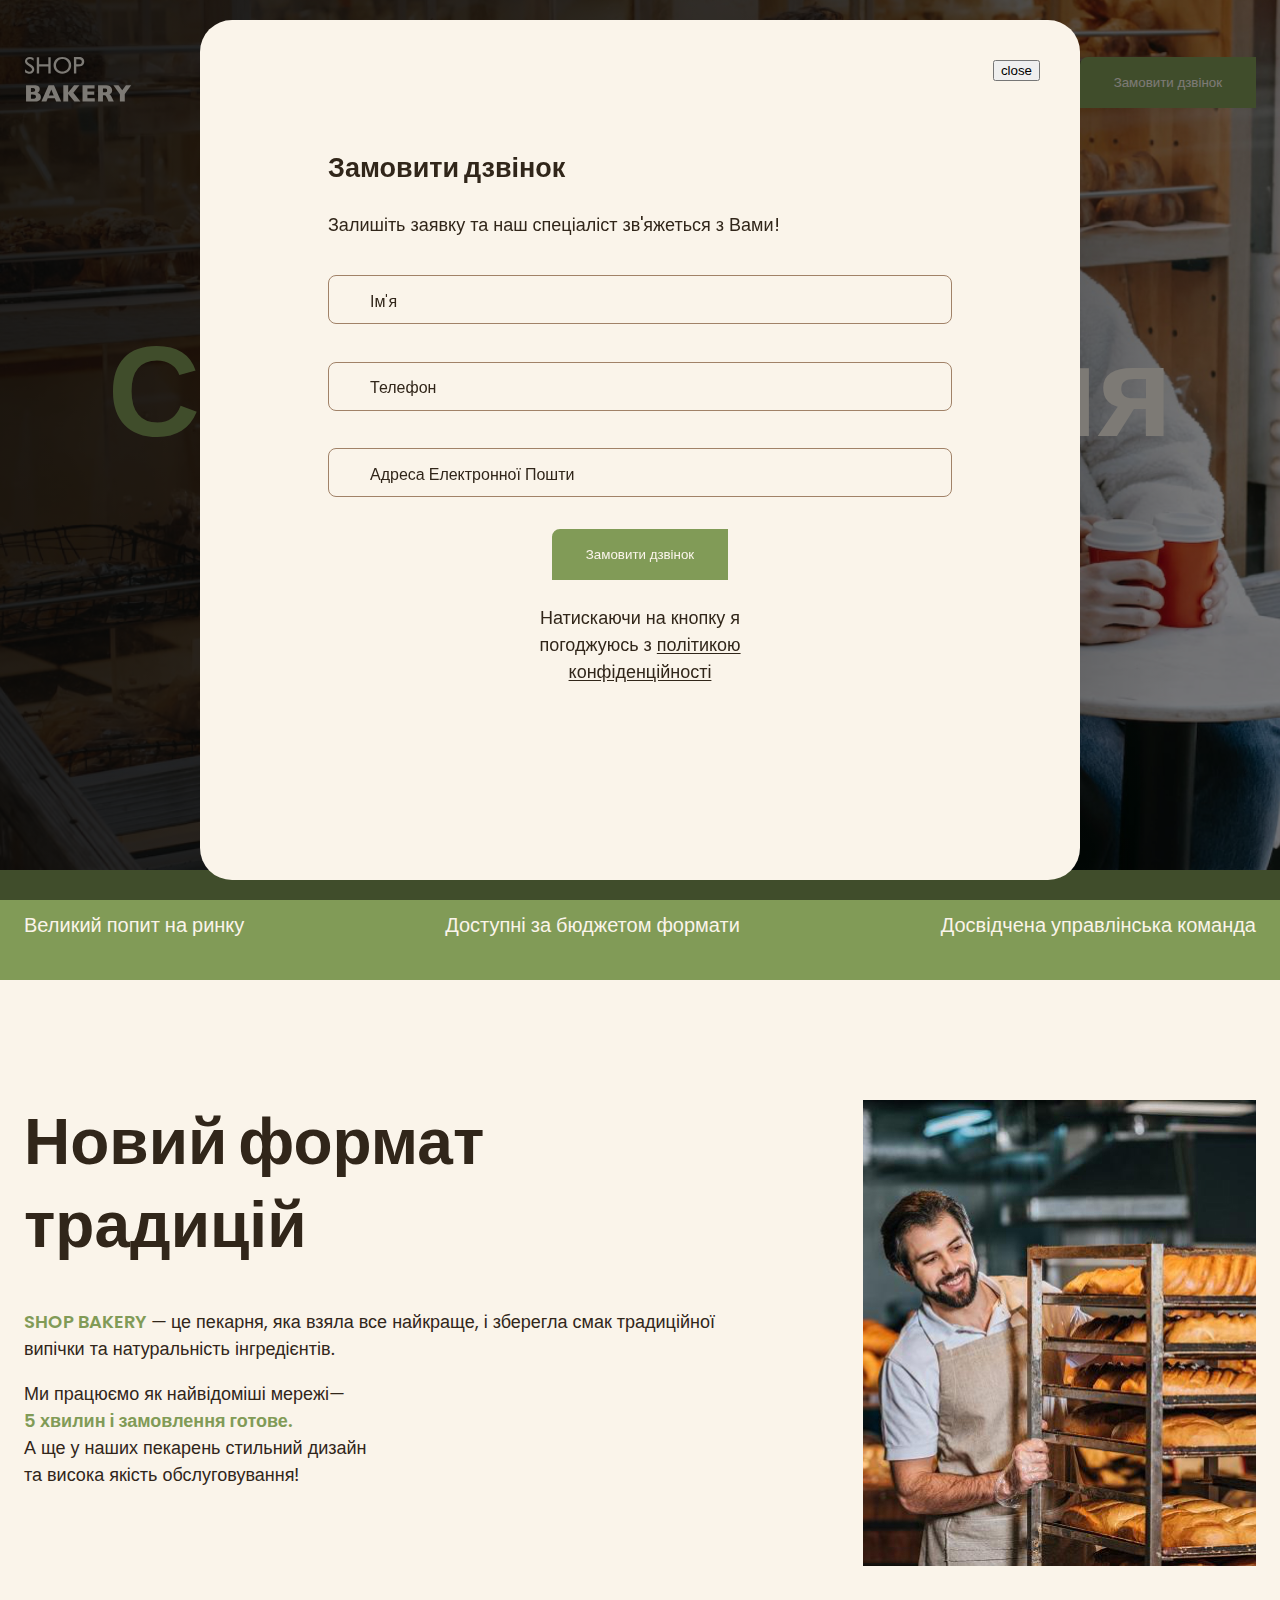
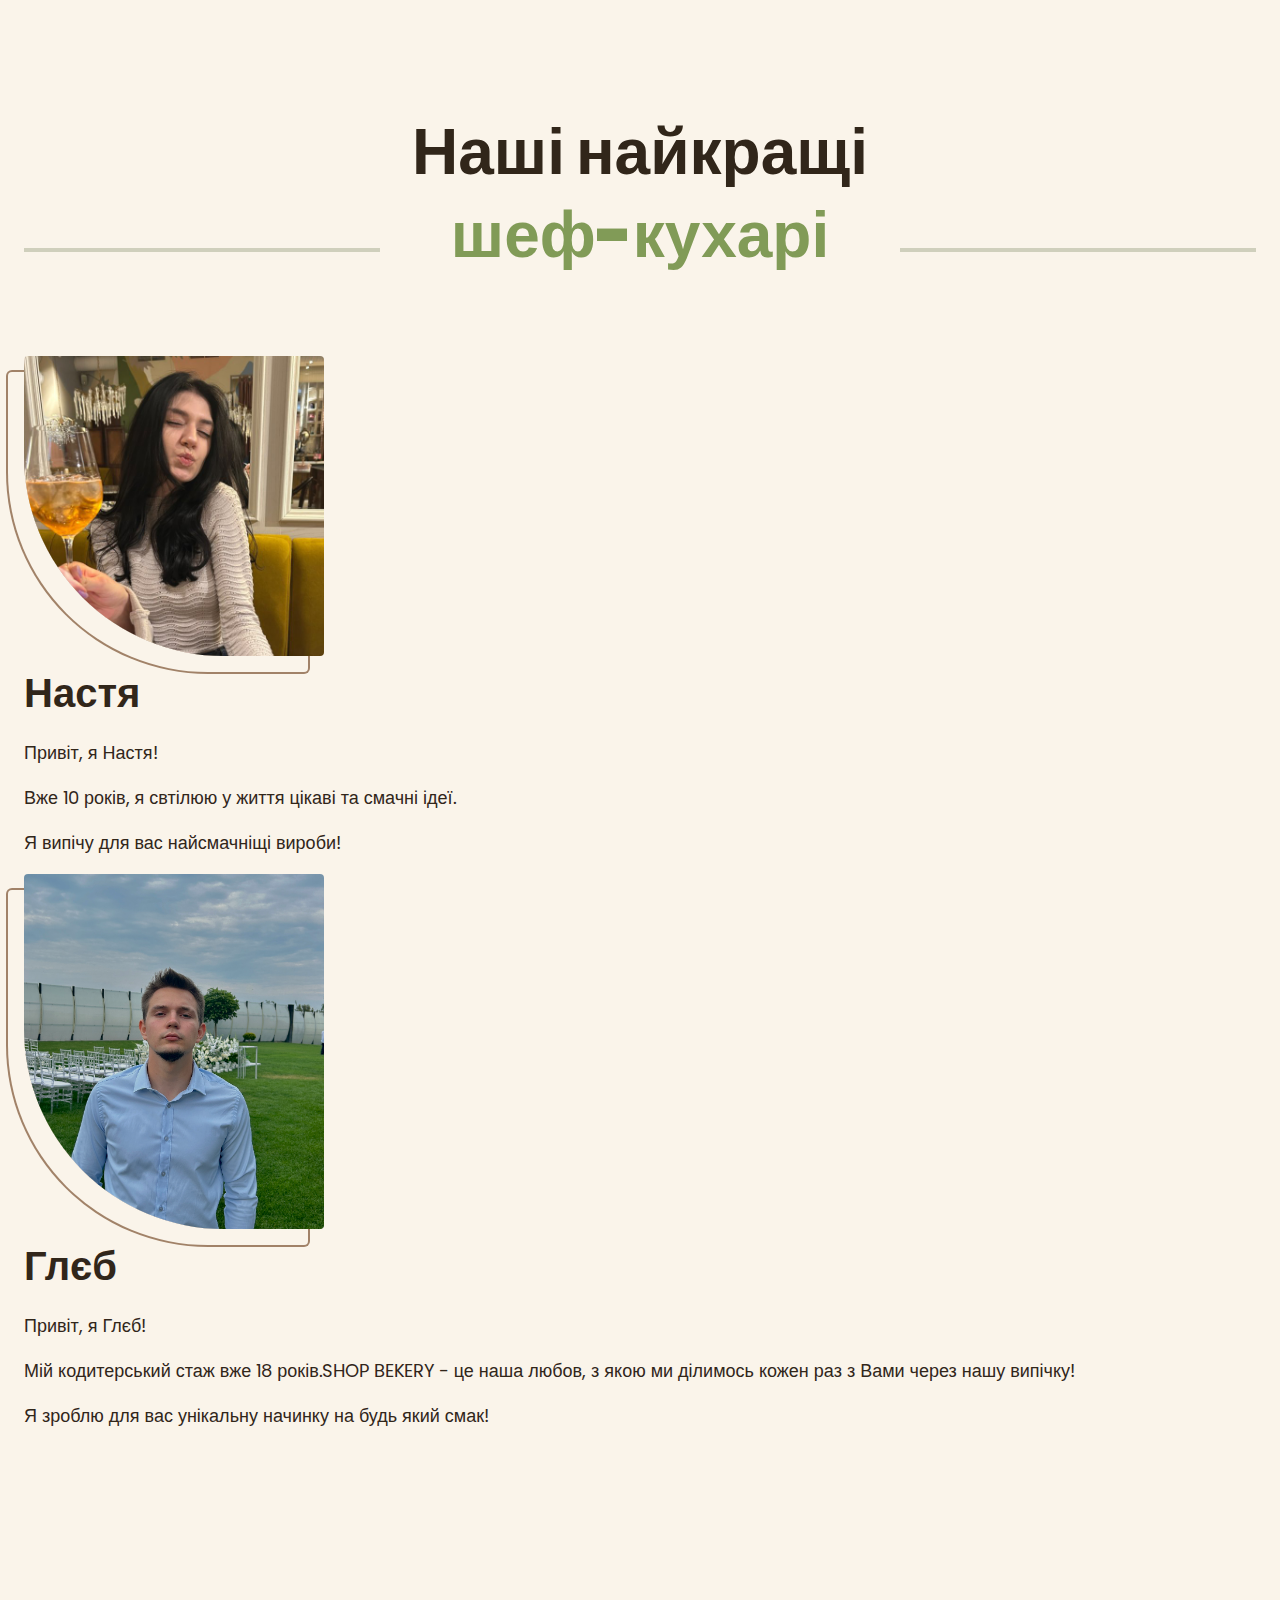
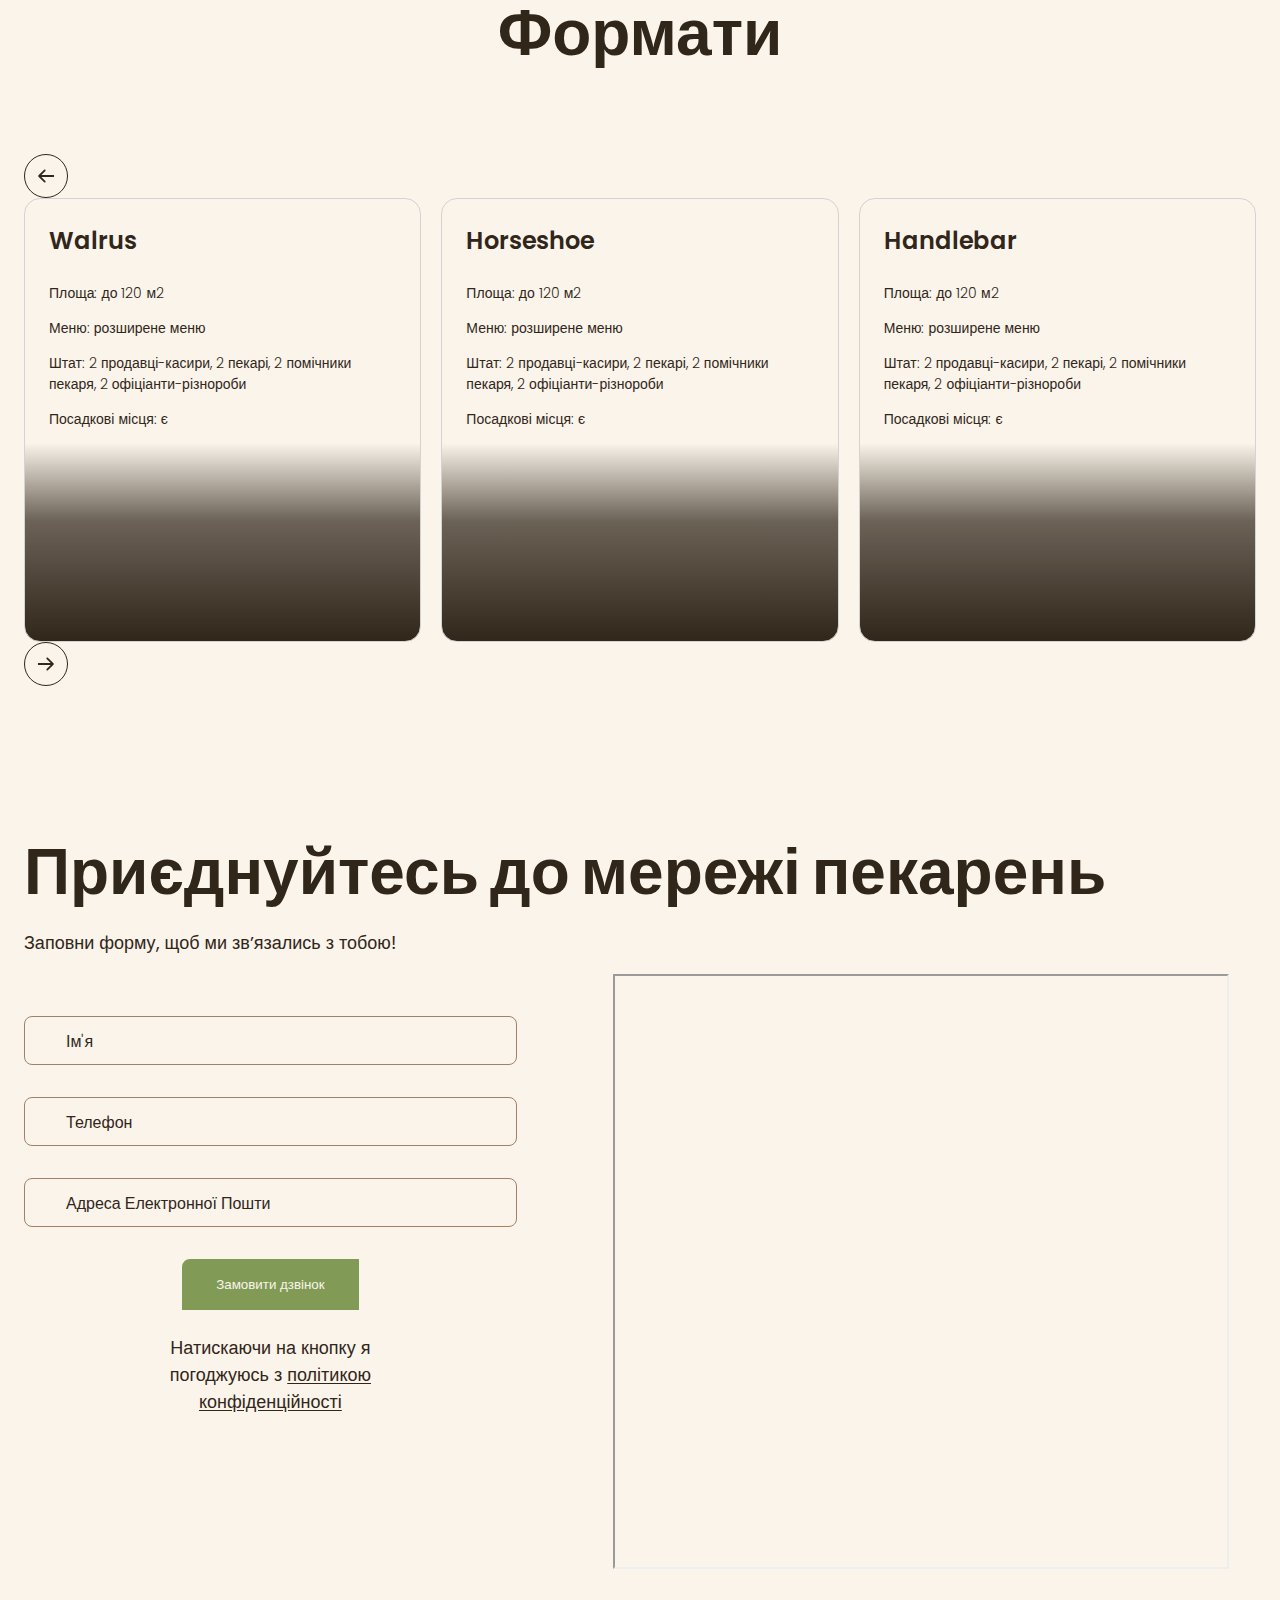
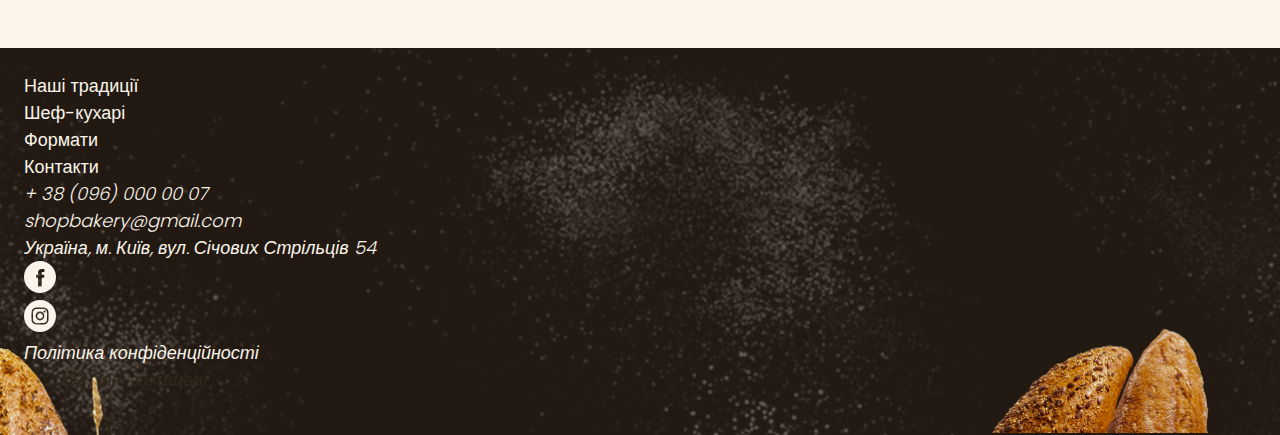
<file: index.html>
<!DOCTYPE html>
<html lang="uk">
  <head>
    <meta charset="UTF-8" />
    <meta name="viewport" content="width=device-width, initial-scale=1.0" />
    <title>Document</title>
    <!-- <link rel="preconnect" href="https://fonts.googleapis.com" />
    <link rel="preconnect" href="https://fonts.gstatic.com" crossorigin />
    <link
      href="https://fonts.googleapis.com/css2?family=Poppins:ital,wght@0,100;0,200;0,300;0,400;0,500;0,600;0,700;0,800;0,900;1,100;1,200;1,300;1,400;1,500;1,600;1,700;1,800;1,900&display=swap"
      rel="stylesheet"
    /> -->
    <link rel="stylesheet" href="./css/main.css" />
  </head>
  <body>
    <header class="header">
      <div class="container">
        <div class="header-container">
          <nav class="header-nav">
            <a href="./index.html">
              <img src="./images/logo.svg" alt="логотип сучасної пекарні" />
              <!-- logo and menu (ctrl+/) -->
            </a>
            <ul class="header-menu">
              <li>
                <a class="link" href="#traditions-section">Наші традиції</a>
              </li>
              <li><a class="link" href="#cookers-section">Шеф-кухарі</a></li>
              <li><a class="link" href="#format-section">Формати</a></li>
              <li><a class="link" href="#contacts-section">Контакти</a></li>
            </ul>
          </nav>
          <!-- order a call -->
          <button class="button modal-btn-open" type="button">
            Замовити дзвінок
          </button>
        </div>
      </div>
    </header>
    <!-- test table -->
    <!-- <table>
      <thead>
        <caption>
          чєпушили
        </caption>
        <tr>
          <th>№</th>
          <th>Full Name</th>
          <th>Position</th>
          <th>Salary</th>
        </tr>
      </thead>
      <tbody>
        <tr>
          <td>1</td>
          <td>Steve Jobs</td>
          <td>Apple Founder</td>
          <td>1.5 bil$</td>
        </tr>
        <tr>
          <td>2</td>
          <td>Mark Zukerberg</td>
          <td>Meta Founder</td>
          <td>1.3 bil$</td>
        </tr>
        <tr>
          <td>3</td>
          <td>Jack Wilson</td>
          <td>Homeless</td>
          <td>0 bil$</td>
        </tr>
        <tr>
          <td>4</td>
          <td>Laura Lee</td>
          <td>Actress</td>
          <td>1 bil$</td>
        </tr>
      </tbody>
    </table> -->
    <main>
      <section class="hero-section">
        <div class="container">
          <h1 class="hero-title">
            <span class="accent">Сучасна</span> пекарня
          </h1>
        </div>
      </section>

      <!--       <div class="test-test"></div> -->

      <section class="advantages-section">
        <div class="container">
          <h2 class="visually-hidden">Наші Переваги</h2>
          <ul class="advantages-list">
            <li class="advantages-item">Великий попит на ринку</li>
            <li class="advantages-item">Доступні за бюджетом формати</li>
            <li class="advantages-item">Досвідчена управлінська команда</li>
          </ul>
        </div>
      </section>
      <section class="traditions-section section" id="traditions-section">
        <div class="container">
          <div class="traditions-container">
            <div class="traditions-content">
              <h2 class="traditions-title section-title">
                Новий формат традицій
              </h2>
              <p class="traditions-text">
                <span class="brand uppercase">shop bakery</span> — це пекарня,
                яка взяла все найкраще, і зберегла смак традиційної випічки та
                натуральність інгредієнтів.
              </p>
              <p class="traditions-text">
                Ми працюємо як найвідоміші мережі—<br />
                <span class="brand">5 хвилин і замовлення готове.</span><br />
                А ще у наших пекарень стильний дизайн<br />
                та висока якість обслуговування!<br />
              </p>
            </div>
            <img
              src="./images/traditions_sector.jpg"
              alt="чоловік-пекар, посміхається, дивиться на зaпечені батони"
            />
          </div>
        </div>
      </section>
      <section class="section" id="chefs-section">
        <div class="container">
          <h2 class="chefs-title section-title centered">
            Наші найкращі <br />
            <span class="accent">шеф-кухарі</span>
          </h2>
          <ul>
            <li>
              <article>
                <img
                  class="chef-photo"
                  src="/images/nastya.jpg"
                  alt="Nastya chef"
                />
                <h3 class="chef-title">Настя</h3>
                <p>Привіт, я Настя!</p>
                <p>Вже 10 років, я свтілюю у життя цікаві та смачні ідеї.</p>
                <p>Я випічу для вас найсмачніщі вироби!</p>
              </article>
            </li>
            <li>
              <article>
                <img
                  class="chef-photo"
                  src="/images/ggleb.JPG"
                  alt="Gleb chef"
                />
                <h3 class="chef-title">Глєб</h3>
                <p>Привіт, я Глєб!</p>
                <p>
                  Мій кодитерський стаж вже 18 років.SHOP BEKERY - це наша
                  любов, з якою ми ділимось кожен раз з Вами через нашу випічку!
                </p>
                <p>Я зроблю для вас унікальну начинку на будь який смак!</p>
              </article>
            </li>
          </ul>
        </div>
      </section>
      <section class="section" id="format-section">
        <div class="container">
          <h2 class="formats-title section-title centered">Формати</h2>
          <button class="carousel-button" type="button">
            <svg class="carousel-arrow" width="16" height="16">
              <use href="images/icons.svg#icon-arrow"></use>
            </svg>
          </button>
          <ul class="formats-list">
            <li class="formats-item">
              <article class="format-card">
                <h3 lang="en" class="format-title">Walrus</h3>
                <div class="format-text">
                  <p>Площа: до 120 м2</p>
                  <p>Меню: розширене меню</p>
                  <p>
                    Штат: 2 продавці-касири, 2 пекарі, 2 помічники пекаря, 2
                    офіціанти-різнороби
                  </p>
                  <p>Посадкові місця: є</p>
                </div>
              </article>
            </li>
            <li class="formats-item">
              <article class="format-card">
                <h3 lang="en" class="format-title">Horseshoe</h3>
                <div class="format-text">
                  <p>Площа: до 120 м2</p>
                  <p>Меню: розширене меню</p>
                  <p>
                    Штат: 2 продавці-касири, 2 пекарі, 2 помічники пекаря, 2
                    офіціанти-різнороби
                  </p>
                  <p>Посадкові місця: є</p>
                </div>
              </article>
            </li>
            <li class="formats-item">
              <article class="format-card">
                <h3 lang="en" class="format-title">Handlebar</h3>
                <div class="format-text">
                  <p>Площа: до 120 м2</p>
                  <p>Меню: розширене меню</p>
                  <p>
                    Штат: 2 продавці-касири, 2 пекарі, 2 помічники пекаря, 2
                    офіціанти-різнороби
                  </p>
                  <p>Посадкові місця: є</p>
                </div>
              </article>
            </li>
          </ul>
          <button class="carousel-button next" type="button">
            <svg class="carousel-arrow" width="16" height="16">
              <use href="images/icons.svg#icon-arrow"></use>
            </svg>
          </button>
        </div>
      </section>
      <section class="section" id="contacts-section">
        <div class="container">
          <h2 class="contacts-title section-title">
            Приєднуйтесь до мережі пекарень
          </h2>
          <p>Заповни форму, щоб ми звʼязались з тобою!</p>
          <form
            class="order-call-form"
            name="order-call-form"
            autocomplete="off"
            novalidate
          >
            <div class="form-field-p">
              <label class="form-label-p" for="user-name">Ім'я</label>
              <input
                class="form-input-p"
                type="text"
                name="user-name"
                id="user-name"
                required
              />
            </div>

            <div class="form-field-p">
              <label class="form-label-p" for="user-phonenumber">Телефон</label>
              <input
                class="form-input-p"
                type="tel"
                name="user-phonenumber"
                id="user-phonenumber"
                required
              />
            </div>

            <div class="form-field-p">
              <label class="form-label-p" for="user-email"
                >Адреса Електронної Пошти</label
              >
              <input
                class="form-input-p"
                type="email"
                name="user-email"
                id="user-email"
                required
              />
            </div>

            <button class="form-button button" type="submit">
              Замовити дзвінок
            </button>
            <p class="form-terms">
              Натискаючи на кнопку я погоджуюсь з
              <a
                href="https://quiz.theliven.com/en/subscription-policy"
                target="_blank"
                class="form-terms-link"
                >політикою конфіденційності</a
              >
            </p>
          </form>

          <iframe
            class="map"
            src="https://www.google.com/maps/embed?pb=!1m18!1m12!1m3!1d2540.163447036113!2d30.488698376098355!3d50.45668098691576!2m3!1f0!2f0!3f0!3m2!1i1024!2i768!4f13.1!3m3!1m2!1s0x40d4ce637c006b2d%3A0xaf86385f19996ff0!2z0YPQuy4g0KHQtdGH0LXQstGL0YUg0KHRgtGA0LXQu9GM0YbQvtCyLCA1NCwg0JrQuNC10LIsIDAyMDAw!5e0!3m2!1sru!2sua!4v1732556392533!5m2!1sru!2sua"
            width="603"
            height="595"
            allowfullscreen=""
            loading="lazy"
            referrerpolicy="no-referrer-when-downgrade"
          ></iframe>
        </div>
      </section>
    </main>
    <footer class="footer">
      <div class="container">
        <a href="#">
          <!-- Logo -->
        </a>
        <nav>
          <ul>
            <li><a class="link" href="#">Наші традиції</a></li>
            <li><a class="link" href="#">Шеф-кухарі</a></li>
            <li><a class="link" href="#">Формати</a></li>
            <li><a class="link" href="#">Контакти</a></li>
          </ul>
          <address>
            <ul>
              <li>
                <a class="address-link" href="tel:+380960000007"
                  >+ 38 (096) 000 00 07</a
                >
              </li>
              <li>
                <a class="address-link" href="mailto:shopbakery@gmail.com"
                  >shopbakery@gmail.com</a
                >
              </li>
              <li>
                <a
                  class="address-link"
                  href="https://g.co/kgs/Lj2Zk7k"
                  target="_blank"
                >
                  Україна, м. Київ, вул. Січових Стрільців 54
                </a>
              </li>
              <li>
                <a href="#" target="_blank">
                  <!-- facebook icon -->
                  <svg class="address-icon" width="32" height="32">
                    <use href="images/icons.svg#icon-facebook"></use>
                  </svg>
                </a>
              </li>
              <li>
                <a href="#" target="_blank">
                  <!-- instagram icon -->
                  <svg class="address-icon" width="32" height="32">
                    <use href="images/icons.svg#icon-instagram"></use>
                  </svg>
                </a>
              </li>
            </ul>
            <a class="address-link" href="#" target="_blank"
              >Політика конфіденційності</a
            >
            <p class="address-copyright">© 2022 Дані захищені</p>
          </address>
        </nav>
      </div>
    </footer>

    <div class="backdrop">
      <div class="modal">
        <button class="modal-btn-close" type="button">close</button>
        <form name="contact-form" autocomplete="off">
          <h2>Замовити дзвінок</h2>
          <p>Залишіть заявку та наш спеціаліст зв'яжеться з Вами!</p>
          <div class="form-field">
            <label class="form-label" for="user-name">Ім'я</label>
            <input
              class="form-input"
              type="text"
              name="user-name"
              id="user-name"
              required
            />
          </div>

          <div class="form-field">
            <label class="form-label" for="user-phonenumber">Телефон</label>
            <input
              class="form-input"
              type="tel"
              name="user-phonenumber"
              id="user-phonenumber"
              required
            />
          </div>

          <div class="form-field">
            <label class="form-label" for="user-email"
              >Адреса Електронної Пошти</label
            >
            <input
              class="form-input"
              type="email"
              name="user-email"
              id="user-email"
              required
            />
          </div>

          <button class="form-button button" type="submit">
            Замовити дзвінок
          </button>
          <p class="form-terms">
            Натискаючи на кнопку я погоджуюсь з
            <a
              href="https://quiz.theliven.com/en/subscription-policy"
              target="_blank"
              class="form-terms-link"
              >політикою конфіденційності</a
            >
          </p>
        </form>
      </div>
    </div>

    <script src="/js/modal.js"></script>
  </body>
</html>
</file>
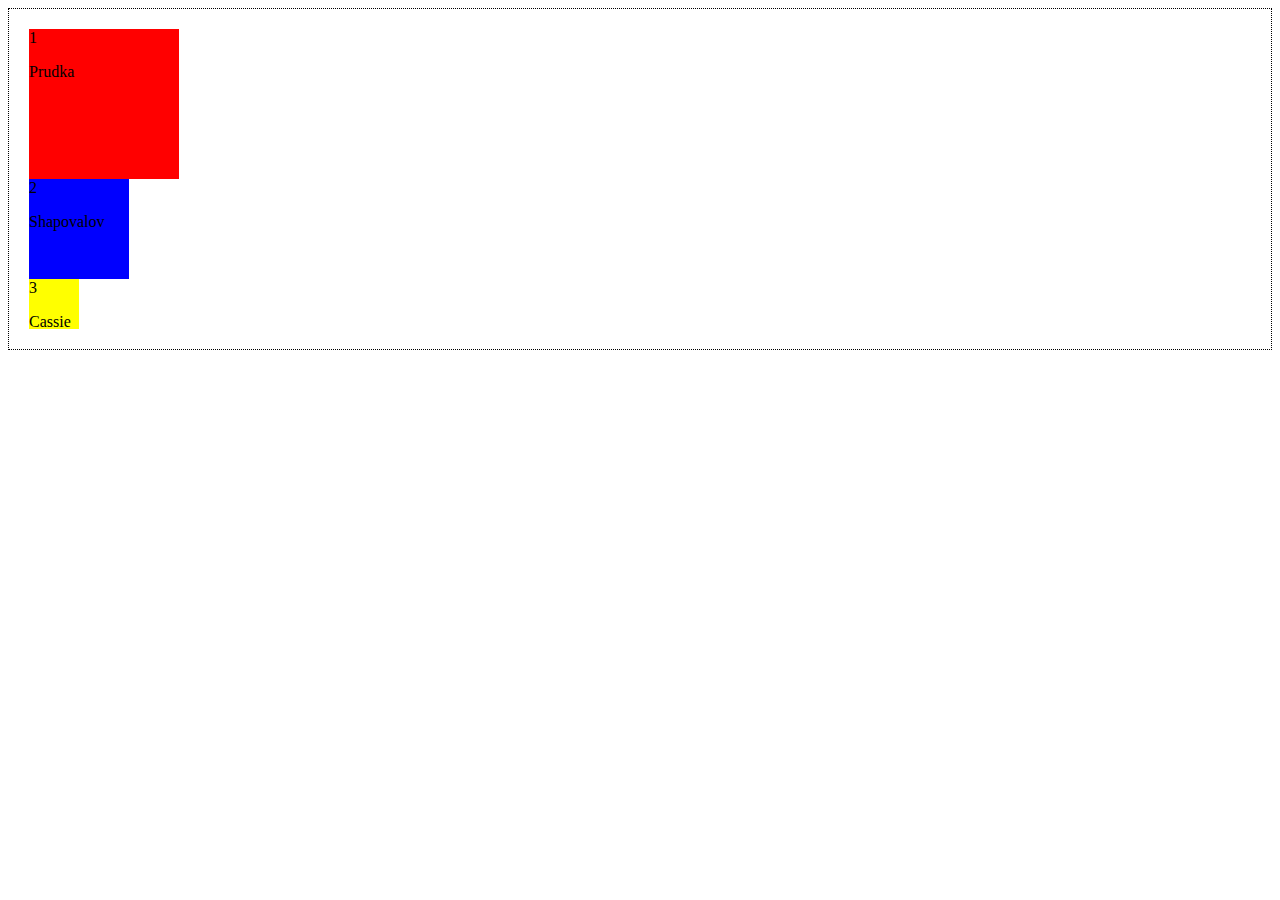
<file: test.html>
<!DOCTYPE html>
<html lang="en">
  <head>
    <meta charset="UTF-8" />
    <meta name="viewport" content="width=device-width, initial-scale=1.0" />
    <title>Test</title>
    <link rel="stylesheet" href="/css/test.css" />
  </head>
  <body>
    <div class="parent">
      <div class="item red">
        1
        <p>Prudka</p>
      </div>
      <div class="item blue">
        2
        <p>Shapovalov</p>
      </div>
      <div class="item yellow">
        3
        <p>Cassie</p>
      </div>
    </div>
  </body>
</html>
</file>
<file: css/main.css>
@font-face {
  font-display: swap;
  font-family: "Poppins";
  font-weight: 300;
  src: url("../fonts/poppins-v22-latin-300.woff2") format("woff2");
}

@font-face {
  font-display: swap;
  font-family: "Poppins";
  font-weight: 400;
  src: url("../fonts/poppins-v22-latin-regular.woff2") format("woff2");
}

@font-face {
  font-display: swap;
  font-family: "Poppins";
  font-weight: 600;
  src: url("../fonts/poppins-v22-latin-600.woff2") format("woff2");
}

@font-face {
  font-display: swap;
  font-family: "Poppins";
  font-weight: 900;
  src: url("../fonts/poppins-v22-latin-900.woff2") format("woff2");
}

/* HEADER */
.header-container {
  display: flex;
  align-items: center;
  gap: 40px;
}

.header-nav {
  flex-grow: 1;
  display: flex;
  align-items: center;
  gap: 40px;
}

.header {
  position: absolute;
  padding-top: 32px;
  width: 100%;
  padding-left: 0;
}

.header-menu {
  display: flex;
  gap: 64px;
  flex-grow: 1;
  justify-content: center;
}

:root {
  --color-brand: #819b57;
  --primary-light: #faf4ea;
  --primary-dark: #31261a;
  --color-brand-light: rgba(207, 207, 188, 1);
  --secondary-dark: #a18268;
}

.visually-hidden {
  display: none;
}

ul {
  list-style-type: none;
  margin: 0;
  padding: 0;
}

.container {
  width: 100%;
  max-width: 1288px;
  margin: 0 auto;
  padding: 24px;
}

.section {
  padding: 48px 0;
}

html {
  font-size: 33px;
}

* {
  box-sizing: border-box;
}

body {
  background-color: var(--primary-light);
  color: var(--primary-dark);
  font-family: "Poppins", sans-serif;
  font-size: 18px;
  font-weight: 400;
  line-height: 1.5;
  margin: 0;
}

h1,
h2,
h3,
h3,
h4,
h5,
h6,
p {
  margin-top: 0;
}

.button {
  border-radius: 8px 0px 0px 0px;
  background-color: var(--color-brand);
  border: 2px solid var(--color-brand);
  color: var(--primary-light);
  cursor: pointer;
  padding: 16px 32px;
  transition: background-color 0.3s, color 0.3s;
}

.button:hover {
  background-color: transparent;
  color: var(--color-brand);
}

.link:hover {
  color: var(--color-brand);
  font-weight: 600;
}

.link {
  color: var(--primary-light);
  text-decoration: none;
  transition: color 0.3s;
}

.hero-title {
  color: var(--primary-light);
  border: none;
  font-weight: 900;
  text-align: center;
  font-size: 128px;
}

.hero-section {
  padding: 272px 0;
  margin-bottom: 0;
  background-image: linear-gradient(
      102.76deg,
      rgba(18, 18, 17, 0.78) 2.03%,
      rgba(18, 18, 17, 0.6) 58.46%,
      rgba(18, 18, 17, 0) 90.36%
    ),
    url("/images/couple-in-bakery.jpg");
  background-repeat: no-repeat;
  background-position: center top;
  background-size: cover;
}

.accent {
  color: var(--color-brand);
}

.advantages-list {
  display: flex;
  justify-content: space-between;
  gap: 40px;
}

.advantages-item {
  font-weight: 300;
  font-size: 20px;
  color: var(--primary-light);
}

.advantages-section {
  background-color: var(--color-brand);
  padding: 16px 0;
}

.section-title {
  color: var(--primary-dark);
  font-size: 64px;
  font-weight: 900;
  line-height: 1.3;
}

.section-title.centered {
  text-align: center;
}

.traditions-container {
  display: flex;
  justify-content: space-between;
  gap: 40px;
}

.traditions-section {
  padding-top: 96px;
}

.traditions-content {
  max-width: 708px;
}

.traditions-title {
  margin-bottom: 42px;
}

.traditions-text .brand {
  color: var(--color-brand);
  font-weight: 600;
}

.traditions-text .uppercase {
  text-transform: uppercase;
}

.chef-title {
  font-weight: 600;
  font-size: 40px;
  margin-bottom: 16px;
}

.chefs-title {
  margin: 0 auto;
  margin-bottom: 80px;
  position: relative;
  /* max-width: 520px; */
}

.chef-photo {
  border-top-left-radius: 4px;
  border-top-right-radius: 4px;
  border-bottom-right-radius: 4px;
  border-bottom-left-radius: 200px;
  max-width: 300px;
  box-shadow: -16px 16px 0 0 var(--primary-light),
    -16px 16px 0 2px var(--secondary-dark);
}

.chefs-title::before,
.chefs-title::after {
  position: absolute;
  bottom: 24px;
  content: "";
  width: 352px;
  border: 2px solid var(--color-brand-light);
}

.chefs-title::before {
  left: 0;
}
.chefs-title::after {
  right: 0;
}

.format-title {
  font-size: 24px;
  font-weight: 600;
}

.formats-title {
  margin-bottom: 80px;
}

.format-text {
  font-size: 14px;
  font-weight: 300;
}

.format-card {
  border: solid 1px lightgray;
  border-radius: 16px;
  height: 444px;
  padding: 24px;
  background-image: url("/images/horseshoe-images.jpg");
  background-image: linear-gradient(
    180deg,
    rgba(49, 38, 26, 0) 55.21%,
    rgba(49, 38, 26, 0.71) 72.92%,
    var(--primary-dark) 100%
  );
  transition: transform 0.7s;
}

.format-card:hover {
  transform: scale(1.05);
}

.formats-item {
  flex-basis: calc((100% - 40px) / 3);
}

.formats-list {
  display: flex;
  gap: 20px;
  flex-wrap: wrap;
}

.contacts-title {
  margin-bottom: 16px;
}

/* Footer */
.address-link {
  color: var(--primary-light);
  font-weight: 300;
  font-size: 16;
  text-decoration: none;
}

.address-link:hover {
  color: var(--primary-brand);
  font-weight: 300;
  font-size: 16px;
}

.advantages-copyright {
  font-size: 14px;
}

.footer {
  background-image: url("/images/footer.png");
  background-color: #31261a;
  background-position: center;
  background-repeat: no-repeat;
  background-size: cover;
  position: relative;
}

footer::before {
  position: absolute;
  background-image: url(/images/bread1.png);
  background-size: 100%;
  width: 180px;
  height: 120px;
  background-repeat: no-repeat;
  bottom: 0;
  content: "";
}

footer::after {
  position: absolute;
  background-image: url(/images/bread2.png);
  content: "";
  background-size: 100%;
  width: 380px;
  height: 190px;
  bottom: 0;
  right: 0;
  background-repeat: no-repeat;
}

.address-icon {
  fill: var(--primary-light);
}

.address-icon:hover {
  stroke: palevioletred;
}

.carousel-button {
  display: flex;
  justify-content: center;
  align-items: center;
  width: 44px;
  height: 44px;
  background-color: transparent;
  fill: var(--primary-dark);
  border-radius: 50%;
  border: 1px solid var(--primary-dark);
  padding: 0%;
  cursor: pointer;
}

.carousel-button.next {
  transform: rotate(180deg);
}

.carousel-button:hover {
  background-color: var(--primary-dark);
  fill: var(--primary-light);
}

/* Modal */
.backdrop {
  position: fixed;
  top: 0;
  left: 0;
  bottom: 0;
  right: 0;
  background-color: rgba(0, 0, 0, 0.5);
  display: flex;
  align-items: center;
  justify-content: center;
  padding: 20px 0;
  transition: opacity 0.3s, visibility 0.3s;
}

.modal {
  width: 100%;
  max-width: 880px;
  max-height: 100%;
  padding: 128px;
  height: 880px;
  background-color: var(--primary-light);
  border-radius: 32px;
  position: relative;
  overflow: auto;
}

.backdrop.is-hidden {
  opacity: 0;
  visibility: hidden;
  pointer-events: none;
}

.modal-btn-close {
  position: absolute;
  right: 40px;
  top: 40px;
}

.form-input {
  padding: 16px 42px;
  width: 100%;
  border: 1px solid var(--secondary-dark);
  border-radius: 8px;
  background-color: transparent;
}

.form-label {
  display: block;
  position: absolute;
  left: 42px;
  font-size: 16px;
  font-weight: 1.17;
  top: 14.5px;
  transition: transform 0.3s;
  pointer-events: none;
}

/* .form-input:focus + .form-label {
  transform: translate(-36px, -40px);
} */

.form-field:focus-within .form-label {
  transform: translate(-36px, -40px);
}

.form-field {
  margin-bottom: 32px;
  position: relative;
  margin-top: 6%;
}

.form-input:focus {
  border-color: var(--color-brand);
  outline: none;
}

.form-button {
  display: block;
  margin: 0 auto 24px;
}

.form-terms {
  font-size: 12;
  line-height: 1.5;
  font-weight: 500;
  text-align: center;
  margin: 0 auto;
  max-width: 210px;
}

.form-terms-link {
  color: var(--primary-dark);
  text-underline-offset: 2px;
}

.order-call-form {
  display: inline-block;
  margin-right: 5%;
  width: 40%;
  vertical-align: top;
  padding-top: 1%;
}
.map {
  display: inline-block;
  width: 50%;
  margin-left: 30px;
}

.button[disabled] {
  background-color: lightcoral;
}

.form-input-p {
  padding: 16px 42px;
  width: 100%;
  border: 1px solid var(--secondary-dark);
  border-radius: 8px;
  background-color: transparent;
}

.form-label-p {
  display: block;
  position: absolute;
  left: 42px;
  font-size: 16px;
  font-weight: 1.17;
  top: 14.5px;
  transition: transform 0.3s;
  pointer-events: none;
}

.form-field-p:focus-within .form-label-p {
  transform: translate(-36px, -40px);
}

.form-field-p {
  margin-bottom: 32px;
  position: relative;
  margin-top: 6%;
}

.form-input-p:focus {
  border-color: var(--color-brand);
  outline: none;
}
</file>
<file: css/test.css>
* {
  box-sizing: border-box;
}

.parent {
  border: 1px dotted black;
  padding: 20px;
}

.item.red {
  width: 150px;
  height: 150px;
  background-color: red;
}

.item.blue {
  width: 100px;
  height: 100px;
  background-color: blue;
}

.item.yellow {
  width: 50px;
  height: 50px;
  background-color: yellow;
}
</file>
